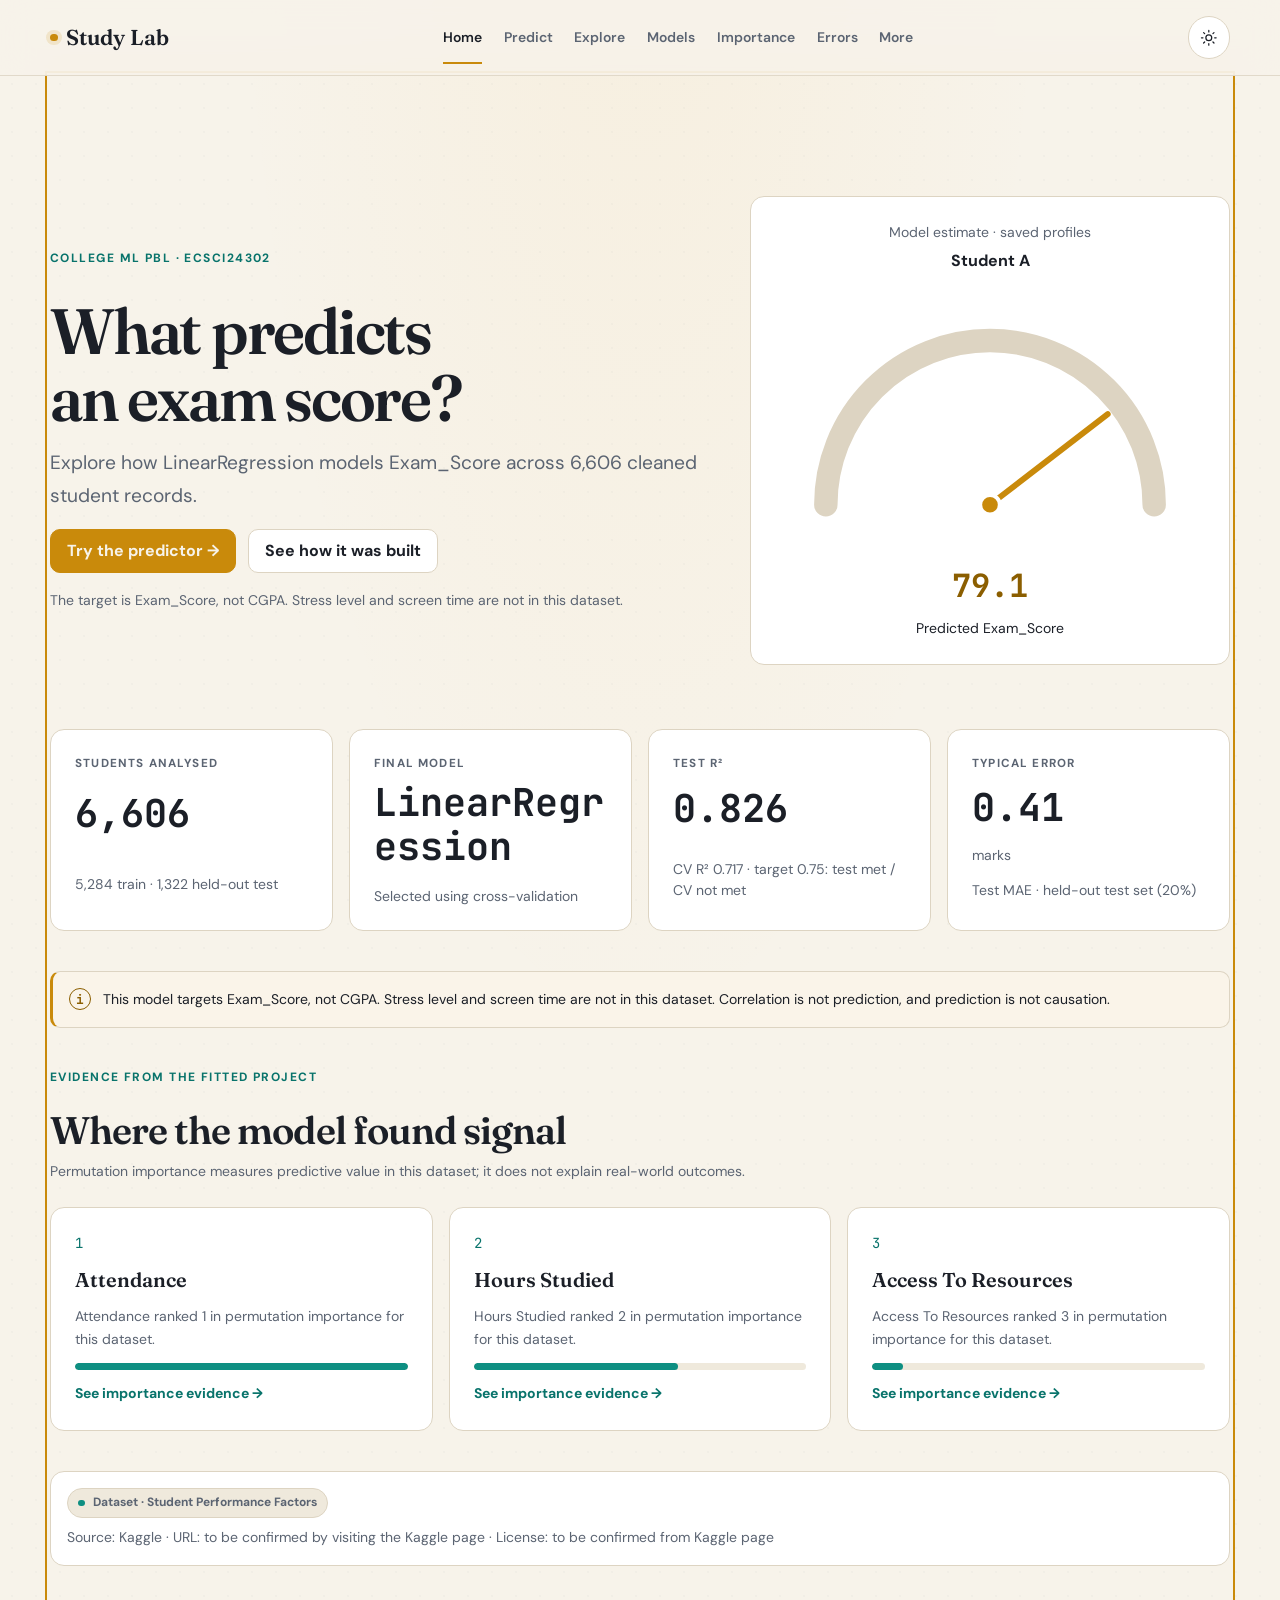
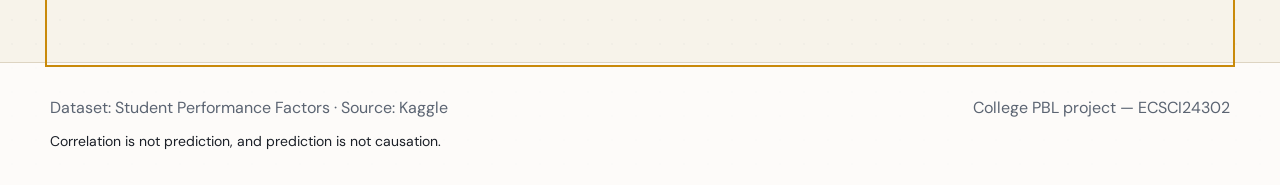
<file: frontend/index.html>
<!doctype html>
<html lang="en" data-theme="dark">
  <head>
    <meta charset="utf-8">
    <meta name="viewport" content="width=device-width, initial-scale=1, viewport-fit=cover">
    <meta name="description" content="A local, transparent study lab for exploring a student performance model and its evidence.">
    <meta name="theme-color" content="#0D1117" media="(prefers-color-scheme: dark)">
    <meta name="theme-color" content="#F7F3EA" media="(prefers-color-scheme: light)">
    <title>Study Lab — Exam Score Predictor</title>
    <link rel="icon" href="data:image/svg+xml,%3Csvg xmlns='http://www.w3.org/2000/svg' viewBox='0 0 64 64'%3E%3Crect width='64' height='64' rx='18' fill='%230D1117'/%3E%3Cpath d='M18 17h28v6H25v8h18v6H25v10h22v6H18z' fill='%23E8E4DA'/%3E%3Ccircle cx='48' cy='17' r='5' fill='%23F2B84B'/%3E%3C/svg%3E">
    <link rel="preconnect" href="https://fonts.googleapis.com">
    <link rel="preconnect" href="https://fonts.gstatic.com" crossorigin>
    <link href="https://fonts.googleapis.com/css2?family=DM+Sans:wght@400;500;600;700&family=Fraunces:opsz,wght@9..144,500;9..144,600;9..144,700&family=JetBrains+Mono:wght@400;500;600&display=swap" rel="stylesheet">
    <script>
      (() => {
        let theme = "";
        try {
          theme = localStorage.getItem("study-lab-theme") || "";
        } catch {
          theme = "";
        }
        if (theme !== "light" && theme !== "dark") {
          theme = window.matchMedia("(prefers-color-scheme: light)").matches ? "light" : "dark";
        }
        document.documentElement.dataset.theme = theme;
      })();
    </script>
    <link rel="stylesheet" href="css/tokens.css">
    <link rel="stylesheet" href="css/base.css">
    <link rel="stylesheet" href="css/components.css">
    <link rel="stylesheet" href="css/pages.css">
    <script defer src="vendor/chart.umd.min.js" data-chart-engine></script>
    <script type="module" src="js/main.js"></script>
  </head>
  <body>
    <a class="skip-link" href="#main">Skip to main content</a>
    <header class="topbar" id="site-header">
      <div class="container topbar__inner">
        <a class="wordmark" href="#/home" aria-label="Study Lab home">
          <span class="wordmark__dot" aria-hidden="true"></span>
          <span>Study Lab</span>
        </a>
        <nav class="primary-nav" id="primary-navigation" aria-label="Primary navigation">
          <a class="primary-nav__link" href="#/home" data-route="home">Home</a>
          <a class="primary-nav__link" href="#/predict" data-route="predict">Predict</a>
          <a class="primary-nav__link" href="#/explore" data-route="explore">Explore</a>
          <a class="primary-nav__link" href="#/models" data-route="models">Models</a>
          <a class="primary-nav__link" href="#/importance" data-route="importance">Importance</a>
          <a class="primary-nav__link" href="#/errors" data-route="errors">Errors</a>
          <details class="primary-nav__more" id="desktop-more">
            <summary>More</summary>
            <div class="primary-nav__menu">
              <a href="#/method" data-route="method">Method</a>
              <a href="#/viva" data-route="viva">Viva practice</a>
            </div>
          </details>
        </nav>
        <div class="topbar__actions">
          <button class="theme-toggle" id="theme-toggle" type="button" aria-label="Switch to light theme" title="Switch theme">
            <svg class="theme-toggle__icon theme-toggle__moon" viewBox="0 0 24 24" aria-hidden="true" fill="none" stroke="currentColor" stroke-width="1.7" stroke-linecap="round" stroke-linejoin="round">
              <path d="M20.2 15.1A8.3 8.3 0 0 1 8.9 3.8 8.5 8.5 0 1 0 20.2 15.1Z"></path>
            </svg>
            <svg class="theme-toggle__icon theme-toggle__sun" viewBox="0 0 24 24" aria-hidden="true" fill="none" stroke="currentColor" stroke-width="1.7" stroke-linecap="round">
              <circle cx="12" cy="12" r="4"></circle>
              <path d="M12 2v2m0 16v2M4.93 4.93l1.41 1.41m11.32 11.32 1.41 1.41M2 12h2m16 0h2M4.93 19.07l1.41-1.41M17.66 6.34l1.41-1.41"></path>
            </svg>
          </button>
        </div>
      </div>
    </header>
    <nav class="mobile-nav" aria-label="Mobile navigation">
      <a class="mobile-nav__link" href="#/home" data-route="home" aria-label="Home">
        <svg viewBox="0 0 24 24" aria-hidden="true" fill="none" stroke="currentColor" stroke-width="1.7"><path d="m3 10 9-7 9 7v10a1 1 0 0 1-1 1h-5v-7H9v7H4a1 1 0 0 1-1-1z"></path></svg>
        <span>Home</span>
      </a>
      <a class="mobile-nav__link" href="#/predict" data-route="predict" aria-label="Predict">
        <svg viewBox="0 0 24 24" aria-hidden="true" fill="none" stroke="currentColor" stroke-width="1.7"><path d="M4 19V5m0 14h16M7 15l4-4 3 2 5-6"></path></svg>
        <span>Predict</span>
      </a>
      <a class="mobile-nav__link" href="#/explore" data-route="explore" aria-label="Explore">
        <svg viewBox="0 0 24 24" aria-hidden="true" fill="none" stroke="currentColor" stroke-width="1.7"><circle cx="10.8" cy="10.8" r="6.8"></circle><path d="m16 16 5 5"></path></svg>
        <span>Explore</span>
      </a>
      <a class="mobile-nav__link" href="#/models" data-route="models" aria-label="Models">
        <svg viewBox="0 0 24 24" aria-hidden="true" fill="none" stroke="currentColor" stroke-width="1.7"><path d="M4 19h16M6 16V9m6 7V4m6 12v-5"></path></svg>
        <span>Models</span>
      </a>
      <button class="mobile-nav__more" type="button" data-open-more aria-haspopup="dialog" aria-controls="more-sheet">
        <svg viewBox="0 0 24 24" aria-hidden="true" fill="none" stroke="currentColor" stroke-width="1.7"><circle cx="5" cy="12" r="1"></circle><circle cx="12" cy="12" r="1"></circle><circle cx="19" cy="12" r="1"></circle></svg>
        <span>More</span>
      </button>
    </nav>
    <dialog class="more-sheet" id="more-sheet" aria-labelledby="more-sheet-title">
      <div class="cluster">
        <h2 class="h3" id="more-sheet-title">More pages</h2>
        <button class="button button--ghost button--sm" type="button" data-close-more>Close</button>
      </div>
      <nav class="more-sheet__links" aria-label="More pages">
        <a href="#/importance" data-route="importance">Importance</a>
        <a href="#/errors" data-route="errors">Errors</a>
        <a href="#/method" data-route="method">Method</a>
        <a href="#/viva" data-route="viva">Viva practice</a>
      </nav>
    </dialog>
    <main class="site-main container" id="main" tabindex="-1" aria-live="polite"></main>
    <footer class="site-footer">
      <div class="container site-footer__inner">
        <p id="dataset-credit">Dataset credit loading…</p>
        <p>College PBL project — ECSCI24302</p>
        <p class="site-footer__honesty">Correlation is not prediction, and prediction is not causation.</p>
      </div>
    </footer>
    <div class="toast-region" id="toast-region" aria-live="polite" aria-atomic="true"></div>
    <p class="visually-hidden chart-engine-warning" id="chart-engine-warning" role="status" hidden>Chart.js could not be loaded. Data tables remain available for chart content.</p>
    <noscript>
      <div class="container callout callout--warning">
        <p class="callout__text">Study Lab needs JavaScript enabled to load its local project data and page navigation.</p>
      </div>
    </noscript>
  </body>
</html>
</file>
<file: frontend/css/tokens.css>
:root {
  color-scheme: dark;
  --bg: #0D1117;
  --bg-elev: #151B24;
  --bg-sunken: #0A0E14;
  --line: #26303D;
  --text: #E8E4DA;
  --text-dim: #9AA4B2;
  --amber: #F2B84B;
  --amber-text: #F2B84B;
  --teal: #3FD0C0;
  --teal-text: #3FD0C0;
  --rose: #F0707A;
  --ok: #7BD389;
  --sky: #6FA8FF;
  --sand: #CBB994;
  --series-1: #F2B84B;
  --series-2: #3FD0C0;
  --series-3: #F0707A;
  --series-4: #6FA8FF;
  --series-5: #CBB994;
  --font-heading: "Fraunces", Georgia, serif;
  --font-body: "DM Sans", system-ui, sans-serif;
  --font-mono: "JetBrains Mono", ui-monospace, Consolas, monospace;
  --fs-hero: clamp(2.4rem, 5vw, 4.2rem);
  --fs-h2: clamp(1.6rem, 3vw, 2.4rem);
  --fs-h3: 1.25rem;
  --fs-body: 1rem;
  --fs-small: 0.875rem;
  --s-1: 0.25rem;
  --s-2: 0.5rem;
  --s-3: 0.75rem;
  --s-4: 1rem;
  --s-5: 1.5rem;
  --s-6: 2rem;
  --s-7: 2.5rem;
  --s-8: 3rem;
  --s-9: 4rem;
  --s-10: 6rem;
  --radius-sm: 0.625rem;
  --radius-card: 0.875rem;
  --radius-lg: 1.25rem;
  --radius-pill: 999px;
  --border-width: 1px;
  --shadow-soft: 0 16px 40px rgb(0 0 0 / 0.14);
  --shadow-card: inset 0 1px 0 rgb(255 255 255 / 0.035);
  --z-base: 0;
  --z-sticky: 20;
  --z-overlay: 40;
  --z-toast: 60;
  --motion-fast: 160ms;
  --motion-panel: 320ms;
  --motion-slow: 700ms;
  --ease-study: cubic-bezier(0.2, 0.8, 0.2, 1);
  --content-width: 1180px;
  --header-height: 4.75rem;
}

:root[data-theme="light"] {
  color-scheme: light;
  --bg: #F7F3EA;
  --bg-elev: #FFFFFF;
  --bg-sunken: #EFE9DC;
  --line: #DDD4C2;
  --text: #1B1F27;
  --text-dim: #5B6472;
  --amber: #C98A0B;
  --amber-text: #8B5E00;
  --teal: #0E8F82;
  --teal-text: #08736B;
  --rose: #C2414B;
  --ok: #2E8B45;
  --sky: #2F67B2;
  --sand: #766647;
  --series-1: #8B5E00;
  --series-2: #0E8F82;
  --series-3: #C2414B;
  --series-4: #2F67B2;
  --series-5: #766647;
  --shadow-soft: 0 16px 40px rgb(43 35 21 / 0.1);
  --shadow-card: inset 0 1px 0 rgb(255 255 255 / 0.9);
}

@media (prefers-reduced-motion: reduce) {
  :root {
    --motion-fast: 0.01ms;
    --motion-panel: 0.01ms;
    --motion-slow: 0.01ms;
    scroll-behavior: auto;
  }
}
</file>
<file: frontend/css/base.css>
*,
*::before,
*::after {
  box-sizing: border-box;
}

html {
  min-width: 320px;
  min-height: 100%;
  color-scheme: dark light;
  scroll-behavior: smooth;
  scrollbar-color: var(--line) var(--bg);
  scrollbar-width: thin;
}

html[data-theme="dark"] {
  color-scheme: dark;
}

html[data-theme="light"] {
  color-scheme: light;
}

body {
  min-width: 320px;
  min-height: 100vh;
  margin: 0;
  color: var(--text);
  background-color: var(--bg);
  background-image:
    radial-gradient(ellipse at 50% -18%, rgb(242 184 75 / 0.08), transparent 46%),
    radial-gradient(circle, rgb(154 164 178 / 0.065) 0.7px, transparent 0.8px);
  background-size: auto, 24px 24px;
  font-family: var(--font-body);
  font-size: var(--fs-body);
  line-height: 1.65;
  -webkit-font-smoothing: antialiased;
  text-rendering: optimizeLegibility;
}

button,
input,
select,
textarea {
  font: inherit;
}

button,
a,
input,
select,
summary,
[role="tab"],
[role="radio"] {
  -webkit-tap-highlight-color: transparent;
}

button {
  color: inherit;
}

a {
  color: inherit;
  text-decoration-thickness: 1px;
  text-underline-offset: 0.2em;
}

img,
svg,
canvas {
  max-width: 100%;
}

svg {
  display: block;
}

h1,
h2,
h3,
h4,
p,
figure {
  margin: 0;
}

h1,
h2,
h3,
h4 {
  color: var(--text);
  text-wrap: balance;
}

p {
  color: var(--text-dim);
  text-wrap: pretty;
}

::selection {
  color: var(--bg);
  background: var(--amber);
}

::-webkit-scrollbar {
  width: 0.65rem;
  height: 0.65rem;
}

::-webkit-scrollbar-track {
  background: var(--bg);
}

::-webkit-scrollbar-thumb {
  border: 2px solid var(--bg);
  border-radius: var(--radius-pill);
  background: var(--line);
}

::placeholder {
  color: var(--text-dim);
  opacity: 1;
}

:focus-visible {
  outline: 2px solid var(--amber);
  outline-offset: 3px;
}

:focus:not(:focus-visible) {
  outline: none;
}

.display {
  font-family: var(--font-heading);
  font-size: var(--fs-hero);
  font-weight: 600;
  letter-spacing: -0.045em;
  line-height: 1.05;
}

.h2 {
  font-family: var(--font-heading);
  font-size: var(--fs-h2);
  font-weight: 600;
  letter-spacing: -0.025em;
  line-height: 1.15;
}

.h3 {
  font-family: var(--font-heading);
  font-size: var(--fs-h3);
  font-weight: 600;
  line-height: 1.3;
}

.lead {
  max-width: 65ch;
  font-size: clamp(1.05rem, 1.7vw, 1.2rem);
  line-height: 1.7;
}

.small {
  font-size: var(--fs-small);
}

.mono,
.num {
  font-family: var(--font-mono);
  font-variant-numeric: tabular-nums lining-nums;
}

.container {
  width: min(100% - 2rem, var(--content-width));
  margin-inline: auto;
}

.stack {
  display: flex;
  flex-direction: column;
  gap: var(--stack-gap, var(--s-4));
}

.cluster {
  display: flex;
  flex-wrap: wrap;
  align-items: center;
  gap: var(--cluster-gap, var(--s-3));
}

.grid {
  display: grid;
  grid-template-columns: repeat(auto-fit, minmax(min(100%, 15rem), 1fr));
  gap: var(--grid-gap, var(--s-4));
}

.section {
  padding-block: clamp(var(--s-8), 8vw, var(--s-10));
}

.section__heading {
  margin-bottom: var(--s-6);
}

.visually-hidden {
  position: absolute;
  width: 1px;
  height: 1px;
  padding: 0;
  overflow: hidden;
  clip: rect(0, 0, 0, 0);
  white-space: nowrap;
  border: 0;
  clip-path: inset(50%);
}

.skip-link {
  position: fixed;
  z-index: var(--z-toast);
  top: var(--s-3);
  left: var(--s-3);
  padding: var(--s-3) var(--s-4);
  transform: translateY(-160%);
  border: 1px solid var(--line);
  border-radius: var(--radius-sm);
  background: var(--bg-elev);
  color: var(--text);
  transition: transform var(--motion-fast) var(--ease-study);
}

.skip-link:focus {
  transform: translateY(0);
}

.site-main {
  min-height: calc(100vh - var(--header-height) - 10rem);
}

.page-shell {
  min-height: 55vh;
  padding-block: clamp(var(--s-8), 9vw, var(--s-10));
}

.page-shell__eyebrow {
  margin-bottom: var(--s-3);
  color: var(--teal-text);
  font-size: 0.75rem;
  font-weight: 700;
  letter-spacing: 0.12em;
  text-transform: uppercase;
}

.page-shell__title {
  margin-bottom: var(--s-3);
  font-family: var(--font-heading);
  font-size: var(--fs-h2);
  line-height: 1.15;
}

.page-shell__purpose {
  max-width: 60ch;
  margin-bottom: var(--s-6);
}

.site-footer {
  padding: var(--s-6) 0 calc(var(--s-6) + env(safe-area-inset-bottom, 0px));
  border-top: 1px solid var(--line);
  background: color-mix(in srgb, var(--bg-elev) 72%, transparent);
}

.site-footer__inner {
  display: grid;
  gap: var(--s-2);
}

.site-footer__honesty {
  max-width: 72ch;
  color: var(--text);
  font-size: var(--fs-small);
}

.skeleton-stack {
  display: grid;
  gap: var(--s-4);
}

@media (min-width: 720px) {
  .container {
    width: min(100% - 3rem, var(--content-width));
  }

  .site-footer__inner {
    grid-template-columns: 1fr auto;
    align-items: center;
  }

  .site-footer__honesty {
    grid-column: 1 / -1;
  }
}

@media (prefers-reduced-motion: reduce) {
  html {
    scroll-behavior: auto;
  }

  *,
  *::before,
  *::after {
    animation-iteration-count: 1;
  }
}
</file>
<file: frontend/css/components.css>
.topbar {
  position: sticky;
  z-index: var(--z-sticky);
  top: 0;
  height: var(--header-height);
  border-bottom: 1px solid color-mix(in srgb, var(--line) 80%, transparent);
  background: color-mix(in srgb, var(--bg) 86%, transparent);
  backdrop-filter: blur(18px);
  transition: height var(--motion-fast) var(--ease-study);
}

.topbar.is-compact {
  height: 4.2rem;
}

.topbar__inner {
  display: flex;
  height: 100%;
  align-items: center;
  justify-content: space-between;
  gap: var(--s-4);
}

.wordmark {
  display: inline-flex;
  flex: 0 0 auto;
  align-items: center;
  gap: var(--s-2);
  color: var(--text);
  font-family: var(--font-heading);
  font-size: 1.35rem;
  font-weight: 600;
  text-decoration: none;
}

.wordmark__dot {
  width: 0.48rem;
  height: 0.48rem;
  border-radius: var(--radius-pill);
  background: var(--amber);
  box-shadow: 0 0 0 0.25rem color-mix(in srgb, var(--amber) 15%, transparent);
}

.primary-nav {
  display: flex;
  height: 100%;
  align-items: center;
  gap: clamp(var(--s-2), 1.7vw, var(--s-5));
}

.primary-nav__link,
.primary-nav__more summary {
  position: relative;
  display: inline-flex;
  height: 100%;
  align-items: center;
  padding: 0.15rem 0;
  border: 0;
  background: transparent;
  color: var(--text-dim);
  cursor: pointer;
  font-size: 0.87rem;
  font-weight: 600;
  text-decoration: none;
  transition: color var(--motion-fast) var(--ease-study);
}

.primary-nav__link::after,
.primary-nav__more summary::after {
  position: absolute;
  right: 0;
  bottom: 0.7rem;
  left: 0;
  height: 2px;
  transform: scaleX(0);
  transform-origin: left;
  background: var(--amber);
  content: "";
  transition: transform var(--motion-fast) var(--ease-study);
}

.primary-nav__link:hover,
.primary-nav__link[aria-current="page"],
.primary-nav__more summary:hover,
.primary-nav__more[open] summary {
  color: var(--text);
}

.primary-nav__link[aria-current="page"]::after,
.primary-nav__more[open] summary::after {
  transform: scaleX(1);
}

.primary-nav__more {
  position: relative;
  height: 100%;
}

.primary-nav__more summary {
  list-style: none;
}

.primary-nav__more summary::-webkit-details-marker {
  display: none;
}

.primary-nav__menu {
  position: absolute;
  top: calc(100% - 0.4rem);
  right: 0;
  display: grid;
  min-width: 10rem;
  gap: var(--s-1);
  padding: var(--s-2);
  border: 1px solid var(--line);
  border-radius: var(--radius-card);
  background: var(--bg-elev);
  box-shadow: var(--shadow-soft);
}

.primary-nav__menu a {
  padding: var(--s-2) var(--s-3);
  border-radius: var(--radius-sm);
  color: var(--text-dim);
  text-decoration: none;
}

.primary-nav__menu a:hover,
.primary-nav__menu a[aria-current="page"] {
  background: var(--bg-sunken);
  color: var(--text);
}

.topbar__actions {
  display: flex;
  flex: 0 0 auto;
  align-items: center;
  gap: var(--s-2);
}

.theme-toggle,
.icon-button {
  display: inline-grid;
  width: 2.65rem;
  height: 2.65rem;
  place-items: center;
  border: 1px solid var(--line);
  border-radius: var(--radius-pill);
  background: var(--bg-elev);
  color: var(--text);
  cursor: pointer;
  transition:
    border-color var(--motion-fast) var(--ease-study),
    background var(--motion-fast) var(--ease-study),
    transform var(--motion-fast) var(--ease-study);
}

.theme-toggle:hover,
.icon-button:hover {
  transform: translateY(-1px);
  border-color: var(--amber);
}

.theme-toggle:active,
.icon-button:active {
  transform: scale(0.96);
}

.theme-toggle__icon {
  width: 1.1rem;
  height: 1.1rem;
  transition: transform var(--motion-panel) var(--ease-study);
}

.theme-toggle:hover .theme-toggle__icon {
  transform: rotate(16deg);
}

.theme-toggle__sun {
  display: none;
}

[data-theme="light"] .theme-toggle__moon {
  display: none;
}

[data-theme="light"] .theme-toggle__sun {
  display: block;
}

.mobile-nav,
.more-sheet {
  display: none;
}

.button {
  display: inline-flex;
  min-height: 2.75rem;
  align-items: center;
  justify-content: center;
  gap: var(--s-2);
  padding: 0.65rem 1rem;
  border: 1px solid transparent;
  border-radius: var(--radius-sm);
  cursor: pointer;
  font-weight: 700;
  line-height: 1.2;
  text-align: center;
  text-decoration: none;
  transition:
    transform var(--motion-fast) var(--ease-study),
    background var(--motion-fast) var(--ease-study),
    border-color var(--motion-fast) var(--ease-study),
    color var(--motion-fast) var(--ease-study),
    box-shadow var(--motion-fast) var(--ease-study);
}

.button:hover:not(:disabled) {
  transform: translateY(-1px);
}

.button:active:not(:disabled) {
  transform: translateY(0) scale(0.98);
}

.button:disabled,
.button[aria-disabled="true"] {
  cursor: not-allowed;
  opacity: 0.55;
}

.button--primary {
  border-color: var(--amber);
  background: var(--amber);
  color: var(--bg);
}

.button--primary:hover:not(:disabled) {
  box-shadow: 0 8px 24px color-mix(in srgb, var(--amber) 22%, transparent);
}

.button--secondary {
  border-color: var(--line);
  background: var(--bg-elev);
  color: var(--text);
}

.button--secondary:hover:not(:disabled) {
  border-color: var(--teal);
}

.button--ghost {
  background: transparent;
  color: var(--text-dim);
}

.button--ghost:hover:not(:disabled) {
  background: var(--bg-sunken);
  color: var(--text);
}

.button--sm {
  min-height: 2.25rem;
  padding: 0.5rem 0.75rem;
  font-size: var(--fs-small);
}

.button--lg {
  min-height: 3.25rem;
  padding: 0.85rem 1.25rem;
}

.button.is-loading {
  cursor: progress;
}

.button__spinner {
  width: 1rem;
  height: 1rem;
  border: 2px solid currentColor;
  border-right-color: transparent;
  border-radius: 50%;
  animation: button-spin 0.8s linear infinite;
}

@keyframes button-spin {
  to { transform: rotate(360deg); }
}

.card {
  min-width: 0;
  padding: clamp(var(--s-4), 3vw, var(--s-5));
  border: 1px solid var(--line);
  border-radius: var(--radius-card);
  background: var(--bg-elev);
  box-shadow: var(--shadow-card);
}

.card--clickable {
  transition:
    transform var(--motion-fast) var(--ease-study),
    border-color var(--motion-fast) var(--ease-study),
    box-shadow var(--motion-fast) var(--ease-study);
}

.card--clickable:hover {
  transform: translateY(-3px);
  border-color: color-mix(in srgb, var(--teal) 55%, var(--line));
  box-shadow: var(--shadow-soft);
}

.card--clickable:active {
  transform: translateY(-1px) scale(0.995);
}

.card--clickable:focus-visible {
  outline: 2px solid var(--amber);
  outline-offset: 3px;
}

.card__header,
.card__footer {
  display: flex;
  align-items: center;
  justify-content: space-between;
  gap: var(--s-3);
}

.card__header {
  margin-bottom: var(--s-4);
}

.card__footer {
  margin-top: var(--s-4);
  padding-top: var(--s-3);
  border-top: 1px solid var(--line);
}

.metric-card {
  display: grid;
  gap: var(--s-2);
}

.metric-card__label {
  color: var(--text-dim);
  font-size: 0.73rem;
  font-weight: 700;
  letter-spacing: 0.1em;
  text-transform: uppercase;
}

.metric-card__value {
  color: var(--text);
  font-family: var(--font-mono);
  font-size: clamp(1.65rem, 3vw, 2.4rem);
  font-variant-numeric: tabular-nums;
  line-height: 1.15;
}

.metric-card__unit,
.metric-card__note {
  color: var(--text-dim);
  font-size: var(--fs-small);
}

.segmented {
  position: relative;
  display: inline-flex;
  flex-wrap: wrap;
  align-items: center;
  gap: var(--s-1);
  padding: var(--s-1);
  border: 1px solid var(--line);
  border-radius: var(--radius-pill);
  background: var(--bg-sunken);
}

.segmented__option {
  position: relative;
  z-index: 1;
  min-height: 2.25rem;
  padding: 0.45rem 0.8rem;
  border: 0;
  border-radius: var(--radius-pill);
  background: transparent;
  color: var(--text-dim);
  cursor: pointer;
  font-size: var(--fs-small);
  transition: color var(--motion-fast) var(--ease-study);
}

.segmented__option[aria-checked="true"] {
  background: var(--bg-elev);
  color: var(--text);
  box-shadow: 0 1px 4px rgb(0 0 0 / 0.18);
}

.segmented__option:hover:not([aria-checked="true"]) {
  color: var(--text);
}

.segmented__option:active {
  transform: scale(0.97);
}

.segmented__option:disabled {
  cursor: not-allowed;
  opacity: 0.5;
}

.range-control {
  display: grid;
  gap: var(--s-2);
}

.range-control__top,
.range-control__limits {
  display: flex;
  align-items: center;
  justify-content: space-between;
  gap: var(--s-3);
}

.range-control__label {
  color: var(--text);
  font-weight: 600;
}

.range-control__value {
  color: var(--amber-text);
  font-family: var(--font-mono);
  font-variant-numeric: tabular-nums;
}

.range-control__input {
  width: 100%;
  height: 1.2rem;
  margin: 0;
  appearance: none;
  background: transparent;
  cursor: pointer;
}

.range-control__input::-webkit-slider-runnable-track {
  height: 0.38rem;
  border-radius: var(--radius-pill);
  background: linear-gradient(
    to right,
    var(--amber) 0 var(--range-progress, 50%),
    var(--line) var(--range-progress, 50%) 100%
  );
}

.range-control__input::-moz-range-track {
  height: 0.38rem;
  border-radius: var(--radius-pill);
  background: var(--line);
}

.range-control__input::-moz-range-progress {
  height: 0.38rem;
  border-radius: var(--radius-pill);
  background: var(--amber);
}

.range-control__input::-webkit-slider-thumb {
  width: 1.1rem;
  height: 1.1rem;
  margin-top: -0.36rem;
  appearance: none;
  border: 3px solid var(--bg-elev);
  border-radius: 50%;
  background: var(--amber);
  box-shadow: 0 0 0 1px var(--amber);
}

.range-control__input::-moz-range-thumb {
  width: 0.75rem;
  height: 0.75rem;
  border: 3px solid var(--bg-elev);
  border-radius: 50%;
  background: var(--amber);
  box-shadow: 0 0 0 1px var(--amber);
}

.range-control__input:disabled {
  cursor: not-allowed;
  opacity: 0.55;
}

.range-control__limits {
  color: var(--text-dim);
  font-family: var(--font-mono);
  font-size: 0.75rem;
}

.range-control__reset {
  justify-self: start;
  padding: 0;
  border: 0;
  background: transparent;
  color: var(--teal-text);
  cursor: pointer;
  font-size: var(--fs-small);
  text-decoration: underline;
  text-underline-offset: 0.2em;
}

.chip-group {
  display: flex;
  flex-wrap: wrap;
  gap: var(--s-2);
}

.chip {
  min-height: 2.5rem;
  padding: 0.55rem 0.9rem;
  border: 1px solid var(--line);
  border-radius: var(--radius-pill);
  background: var(--bg-elev);
  color: var(--text-dim);
  cursor: pointer;
  font-weight: 600;
  transition:
    border-color var(--motion-fast) var(--ease-study),
    background var(--motion-fast) var(--ease-study),
    color var(--motion-fast) var(--ease-study);
}

.chip:hover {
  border-color: var(--amber);
  color: var(--text);
}

.chip[aria-checked="true"] {
  border-color: var(--amber);
  background: color-mix(in srgb, var(--amber) 15%, var(--bg-elev));
  color: var(--text);
}

.chip:active:not(:disabled) {
  transform: scale(0.97);
}

.chip:disabled {
  cursor: not-allowed;
  opacity: 0.55;
}

.callout {
  display: flex;
  align-items: flex-start;
  gap: var(--s-3);
  padding: var(--s-4);
  border: 1px solid var(--line);
  border-left: 3px solid var(--teal);
  border-radius: var(--radius-sm);
  background: color-mix(in srgb, var(--teal) 8%, var(--bg-elev));
  color: var(--text);
}

.callout--honesty {
  border-left-color: var(--amber);
  background: color-mix(in srgb, var(--amber) 9%, var(--bg-elev));
}

.callout--warning {
  border-left-color: var(--rose);
  background: color-mix(in srgb, var(--rose) 8%, var(--bg-elev));
}

.callout__icon {
  display: grid;
  width: 1.4rem;
  height: 1.4rem;
  flex: 0 0 auto;
  place-items: center;
  border: 1px solid currentColor;
  border-radius: 50%;
  color: var(--teal-text);
  font-family: var(--font-mono);
  font-size: 0.8rem;
  font-weight: 700;
}

.callout--honesty .callout__icon {
  color: var(--amber-text);
}

.callout--warning .callout__icon {
  color: var(--rose);
}

.callout__text {
  color: var(--text);
  font-size: var(--fs-small);
}

.table-wrap {
  position: relative;
  max-width: 100%;
  overflow: auto;
  border: 1px solid var(--line);
  border-radius: var(--radius-sm);
  scrollbar-width: thin;
}

.table-wrap::after {
  position: sticky;
  right: 0;
  display: block;
  width: 0;
  height: 0;
  box-shadow: -0.5rem 0 0.8rem rgb(0 0 0 / 0.14);
  content: "";
}

.data-table {
  width: 100%;
  border-collapse: separate;
  border-spacing: 0;
  font-size: var(--fs-small);
  text-align: left;
}

.data-table th,
.data-table td {
  padding: 0.75rem 0.9rem;
  border-bottom: 1px solid var(--line);
  white-space: nowrap;
}

.data-table thead th {
  position: sticky;
  z-index: 1;
  top: 0;
  background: var(--bg-elev);
  color: var(--text-dim);
  font-size: 0.72rem;
  letter-spacing: 0.07em;
  text-transform: uppercase;
}

.data-table tbody tr:nth-child(even) {
  background: var(--bg-sunken);
}

.data-table tbody tr:last-child td {
  border-bottom: 0;
}

.data-table .is-numeric {
  font-family: var(--font-mono);
  font-variant-numeric: tabular-nums;
  text-align: right;
}

.sort-button {
  padding: 0;
  border: 0;
  background: transparent;
  color: inherit;
  cursor: pointer;
  font: inherit;
  text-transform: inherit;
}

.tabs {
  display: flex;
  flex-wrap: wrap;
  gap: var(--s-1);
  border-bottom: 1px solid var(--line);
}

.tabs__tab {
  position: relative;
  min-height: 2.75rem;
  padding: 0.6rem 0.9rem;
  border: 0;
  background: transparent;
  color: var(--text-dim);
  cursor: pointer;
  font-weight: 600;
}

.tabs__tab::after {
  position: absolute;
  right: 0.55rem;
  bottom: -1px;
  left: 0.55rem;
  height: 2px;
  transform: scaleX(0);
  background: var(--amber);
  content: "";
  transition: transform var(--motion-fast) var(--ease-study);
}

.tabs__tab[aria-selected="true"] {
  color: var(--text);
}

.tabs__tab[aria-selected="true"]::after {
  transform: scaleX(1);
}

.tabs__tab:hover:not([aria-selected="true"]) {
  color: var(--text);
}

.tabs__tab:active {
  background: var(--bg-sunken);
}

.tabs__tab:disabled {
  cursor: not-allowed;
  opacity: 0.55;
}

.tooltip-trigger {
  position: relative;
  display: inline-flex;
  align-items: center;
  padding: 0;
  border: 0;
  background: transparent;
  gap: var(--s-2);
  color: var(--teal-text);
  cursor: help;
  text-decoration: underline dotted;
  text-underline-offset: 0.22em;
}

.tooltip {
  position: fixed;
  z-index: var(--z-overlay);
  top: var(--tooltip-top);
  left: var(--tooltip-left);
  width: max-content;
  max-width: min(18rem, calc(100vw - 2rem));
  padding: var(--s-2) var(--s-3);
  border: 1px solid var(--line);
  border-radius: var(--radius-sm);
  background: var(--bg-sunken);
  color: var(--text);
  box-shadow: var(--shadow-soft);
  font-size: var(--fs-small);
  pointer-events: none;
}

.toast-region {
  position: fixed;
  z-index: var(--z-toast);
  right: var(--s-4);
  bottom: calc(var(--s-4) + env(safe-area-inset-bottom, 0px));
  left: var(--s-4);
  display: grid;
  justify-items: center;
  gap: var(--s-2);
  pointer-events: none;
}

.toast {
  max-width: min(34rem, 100%);
  padding: 0.7rem 1rem;
  border: 1px solid var(--line);
  border-radius: var(--radius-pill);
  background: var(--bg-elev);
  color: var(--text);
  box-shadow: var(--shadow-soft);
  font-size: var(--fs-small);
  opacity: 0;
  transform: translateY(0.5rem);
  transition:
    opacity var(--motion-fast) var(--ease-study),
    transform var(--motion-fast) var(--ease-study);
}

.toast.is-visible {
  opacity: 1;
  transform: translateY(0);
}

.skeleton {
  min-height: 1rem;
  overflow: hidden;
  border-radius: var(--radius-sm);
  background:
    linear-gradient(90deg, transparent, color-mix(in srgb, var(--text) 8%, transparent), transparent),
    var(--bg-sunken);
  background-size: 200% 100%, auto;
  animation: skeleton-shimmer 1.5s ease-in-out infinite;
}

.skeleton--title {
  width: min(20rem, 70%);
  min-height: 1.8rem;
}

.skeleton--wide {
  width: 100%;
}

.skeleton--short {
  width: 56%;
}

.skeleton--block {
  min-height: 8rem;
}

@keyframes skeleton-shimmer {
  to { background-position: -200% 0, 0 0; }
}

.stat-pill {
  display: inline-flex;
  align-items: center;
  gap: var(--s-2);
  padding: 0.28rem 0.65rem;
  border: 1px solid var(--line);
  border-radius: var(--radius-pill);
  background: var(--bg-sunken);
  color: var(--text-dim);
  font-size: 0.75rem;
  font-weight: 700;
}

.stat-pill::before {
  width: 0.4rem;
  height: 0.4rem;
  border-radius: 50%;
  background: var(--teal);
  content: "";
}

.chart-frame {
  min-width: 0;
  max-width: 100%;
  padding: var(--s-4);
  border: 1px solid var(--line);
  border-radius: var(--radius-card);
  background: var(--bg-elev);
}

.chart-frame__header {
  display: flex;
  align-items: flex-start;
  justify-content: space-between;
  gap: var(--s-3);
  margin-bottom: var(--s-4);
}

.chart-frame__title {
  margin-bottom: var(--s-1);
  font-family: var(--font-heading);
  font-size: 1.1rem;
  font-weight: 600;
}

.chart-frame__subtitle {
  color: var(--text-dim);
  font-size: var(--fs-small);
}

.chart-frame__plot {
  position: relative;
  width: 100%;
  min-width: 0;
  aspect-ratio: 16 / 9;
}

.chart-frame__plot canvas {
  width: 100%;
  height: 100%;
}

.chart-frame__plot svg {
  width: 100%;
  height: auto;
}

.chart-frame__table[hidden] {
  display: none;
}

.chart-frame__table {
  margin-top: var(--s-4);
}

.chart-fallback-note {
  margin-block: var(--s-2);
  color: var(--text-dim);
  font-size: var(--fs-small);
}

.empty-state,
.error-card {
  display: grid;
  justify-items: start;
  gap: var(--s-3);
  padding: var(--s-5);
  border: 1px solid var(--line);
  border-radius: var(--radius-card);
  background: var(--bg-elev);
}

.empty-state__icon {
  display: grid;
  width: 2.75rem;
  height: 2.75rem;
  place-items: center;
  border-radius: 50%;
  background: color-mix(in srgb, var(--teal) 12%, var(--bg-elev));
  color: var(--teal-text);
  font-family: var(--font-mono);
  font-weight: 700;
}

.empty-state__hint,
.error-card__hint {
  padding: var(--s-2) var(--s-3);
  border-radius: var(--radius-sm);
  background: var(--bg-sunken);
  color: var(--text);
  font-family: var(--font-mono);
  font-size: var(--fs-small);
}

.gallery-grid {
  display: grid;
  grid-template-columns: repeat(auto-fit, minmax(min(100%, 19rem), 1fr));
  gap: var(--s-4);
  margin-top: var(--s-5);
}

.gallery-item {
  display: grid;
  min-width: 0;
  align-content: start;
  gap: var(--s-3);
}

.gallery-item > :not(.gallery-item__title) {
  min-width: 0;
  max-width: 100%;
}

.gallery-item__title {
  min-width: 0;
  overflow-wrap: anywhere;
  color: var(--text-dim);
  font-size: 0.75rem;
  font-weight: 700;
  letter-spacing: 0.1em;
  text-transform: uppercase;
}

.gallery-card {
  display: grid;
  gap: var(--s-3);
  padding: var(--s-4);
  border: 1px solid var(--line);
  border-radius: var(--radius-card);
  background: var(--bg-elev);
  box-shadow: var(--shadow-card);
}

.more-sheet[open] {
  position: fixed;
  z-index: var(--z-overlay);
  inset: auto 0 0;
  display: grid;
  width: 100%;
  max-width: none;
  max-height: 80vh;
  gap: var(--s-3);
  padding: var(--s-5) var(--s-4) calc(var(--s-5) + env(safe-area-inset-bottom, 0px));
  border: 1px solid var(--line);
  border-radius: var(--radius-lg) var(--radius-lg) 0 0;
  background: var(--bg-elev);
  color: var(--text);
  box-shadow: var(--shadow-soft);
}

.more-sheet::backdrop {
  background: rgb(0 0 0 / 0.5);
  backdrop-filter: blur(4px);
}

.more-sheet__links {
  display: grid;
  gap: var(--s-2);
}

.more-sheet__links a {
  padding: var(--s-3);
  border-radius: var(--radius-sm);
  background: var(--bg-sunken);
  text-decoration: none;
}

.more-sheet__links a:hover {
  color: var(--amber-text);
}

.is-visually-hidden {
  position: absolute;
  width: 1px;
  height: 1px;
  padding: 0;
  overflow: hidden;
  clip: rect(0, 0, 0, 0);
  white-space: nowrap;
  clip-path: inset(50%);
}

.chart-engine-missing .chart-engine-warning {
  position: fixed;
  z-index: var(--z-toast);
  right: var(--s-3);
  bottom: var(--s-3);
  width: auto;
  height: auto;
  padding: var(--s-3) var(--s-4);
  overflow: visible;
  clip: auto;
  border: 1px solid var(--line);
  border-radius: var(--radius-sm);
  background: var(--bg-elev);
  color: var(--text);
  clip-path: none;
}

@media (max-width: 819px) {
  :root {
    --header-height: 4.25rem;
  }

  .primary-nav {
    display: none;
  }

  .mobile-nav {
    position: fixed;
    z-index: var(--z-sticky);
    right: 0;
    bottom: 0;
    left: 0;
    display: grid;
    grid-template-columns: repeat(5, minmax(0, 1fr));
    padding: var(--s-2) var(--s-2) calc(var(--s-2) + env(safe-area-inset-bottom, 0px));
    border-top: 1px solid var(--line);
    background: color-mix(in srgb, var(--bg-elev) 92%, transparent);
    backdrop-filter: blur(18px);
  }

  .mobile-nav__link,
  .mobile-nav__more {
    display: grid;
    min-width: 0;
    min-height: 3.25rem;
    justify-items: center;
    align-content: center;
    gap: 0.1rem;
    padding: var(--s-1);
    border: 0;
    border-radius: var(--radius-sm);
    background: transparent;
    color: var(--text-dim);
    cursor: pointer;
    font-size: 0.68rem;
    font-weight: 700;
    text-decoration: none;
  }

  .mobile-nav__link svg,
  .mobile-nav__more svg {
    width: 1.15rem;
    height: 1.15rem;
  }

  .mobile-nav__link:hover,
  .mobile-nav__more:hover,
  .mobile-nav__link[aria-current="page"] {
    color: var(--amber-text);
  }

  .site-footer {
    padding-bottom: calc(6rem + env(safe-area-inset-bottom, 0px));
  }

}

@media (prefers-reduced-motion: reduce) {
  .skeleton {
    animation: none;
  }
}
</file>
<file: frontend/css/pages.css>
.home-page,
.models-page,
.playground-page {
  display: grid;
  gap: var(--s-7);
}

.home-hero {
  display: grid;
  grid-template-columns: minmax(0, 1.1fr) minmax(17rem, 0.8fr);
  align-items: center;
  gap: var(--s-7);
  padding-block: var(--s-5);
}

.home-hero__copy {
  display: grid;
  justify-items: start;
  gap: var(--s-4);
}

.home-hero__title {
  max-width: 14ch;
  font-family: var(--font-heading);
  font-size: var(--fs-hero);
  font-weight: 600;
  letter-spacing: -0.035em;
  line-height: 1.05;
}

.home-hero__lead {
  max-width: 58ch;
}

.home-hero__note {
  max-width: 60ch;
  color: var(--text-dim);
}

.home-gauge {
  display: grid;
  justify-items: center;
  gap: var(--s-1);
  padding: var(--s-5);
  text-align: center;
}

.home-gauge__heading {
  display: grid;
  justify-items: center;
  gap: var(--s-1);
}

.home-gauge__svg {
  width: min(100%, 18rem);
  overflow: visible;
}

.home-gauge__track {
  fill: none;
  stroke: var(--line);
  stroke-linecap: round;
  stroke-width: 12;
}

.home-gauge__needle {
  transform-box: view-box;
  transform-origin: 110px 116px;
  stroke: var(--amber);
  stroke-linecap: round;
  stroke-width: 3;
  transition: transform 500ms var(--ease-study);
}

.home-gauge__hub {
  fill: var(--amber);
  stroke: var(--bg-elev);
  stroke-width: 2;
}

.home-gauge__value {
  color: var(--amber-text);
  font-size: 2rem;
  font-weight: 700;
}

.home-gauge__name {
  color: var(--text);
  font-weight: 700;
}

.home-metrics {
  grid-template-columns: repeat(4, minmax(0, 1fr));
}

.home-metric {
  min-width: 0;
  min-height: 10rem;
}

.home-metric .metric-card__value {
  overflow-wrap: anywhere;
}

.home-metric .metric-card__note {
  line-height: 1.45;
}

.home-honesty {
  max-width: 80rem;
}

.home-findings {
  display: grid;
  gap: var(--s-5);
}

.home-section-heading {
  display: grid;
  justify-items: start;
  gap: var(--s-2);
  max-width: 70ch;
}

.home-findings__grid {
  grid-template-columns: repeat(3, minmax(0, 1fr));
}

.finding-card {
  position: relative;
  display: grid;
  min-width: 0;
  gap: var(--s-3);
  padding: var(--s-5);
  color: var(--text);
  text-decoration: none;
  transition:
    transform var(--motion-fast) var(--ease-study),
    border-color var(--motion-fast) var(--ease-study);
}

.finding-card:hover {
  transform: translateY(-2px);
  border-color: var(--teal);
}

.finding-card__rank {
  color: var(--teal-text);
  font-family: var(--font-mono);
  font-size: var(--fs-small);
}

.finding-card__bar,
.model-bar-row__track {
  display: block;
  height: 0.45rem;
  overflow: hidden;
  border-radius: var(--radius-pill);
  background: var(--bg-sunken);
}

.finding-card__fill,
.model-bar-row__fill {
  display: block;
  width: var(--finding-width, var(--bar-width, 0%));
  height: 100%;
  border-radius: inherit;
  background: var(--teal);
}

.finding-card__link {
  color: var(--teal-text);
  font-weight: 700;
}

.dataset-credit {
  display: grid;
  grid-template-columns: 1fr;
  gap: var(--s-2);
  padding: var(--s-4);
}

.dataset-credit .small {
  margin-top: var(--s-2);
  overflow-wrap: anywhere;
}

.playground-layout {
  display: grid;
  grid-template-columns: minmax(0, 0.9fr) minmax(0, 1.1fr);
  align-items: start;
  gap: var(--s-5);
}

.playground-controls {
  display: grid;
  min-width: 0;
  gap: var(--s-4);
}

.playground-group {
  display: grid;
  min-width: 0;
  gap: var(--s-4);
  padding: var(--s-4);
  border: 1px solid var(--line);
  border-radius: var(--radius-card);
  background: color-mix(in srgb, var(--bg-elev) 78%, transparent);
}

.playground-group legend {
  padding-inline: var(--s-2);
  color: var(--text);
}

.playground-control {
  min-width: 0;
}

.range-control__bottom {
  display: grid;
  grid-template-columns: minmax(0, 1fr) 7rem;
  align-items: center;
  gap: var(--s-3);
}

.range-control__limits {
  position: relative;
  min-width: 0;
}

.range-control__median {
  position: absolute;
  top: -0.25rem;
  left: var(--median-position);
  width: 1px;
  height: 0.55rem;
  background: var(--text-dim);
  pointer-events: none;
}

.range-control__number {
  width: 100%;
  min-width: 0;
  padding: 0.35rem 0.5rem;
  border: 1px solid var(--line);
  border-radius: var(--radius-sm);
  background: var(--bg-sunken);
  color: var(--text);
  font-family: var(--font-mono);
  font-variant-numeric: tabular-nums;
}

.range-control__warning {
  color: var(--rose);
  font-size: var(--fs-small);
}

.category-control {
  display: grid;
  gap: var(--s-2);
}

.chip--unknown {
  white-space: normal;
}

.unused-features {
  padding: var(--s-4);
}

.unused-features summary,
.tuning-card__summary {
  cursor: pointer;
  font-weight: 700;
}

.unused-features p {
  margin-block: var(--s-3);
}

.chip-list {
  display: flex;
  flex-wrap: wrap;
  gap: var(--s-2);
  padding: 0;
  list-style: none;
}

.preset-card {
  display: grid;
  gap: var(--s-3);
  padding: var(--s-4);
}

.preset-card__actions,
.scenario-card__actions,
.models-table__toolbar {
  flex-wrap: wrap;
}

.playground-results-column {
  position: sticky;
  top: calc(var(--header-height) + var(--s-4));
  display: grid;
  max-height: calc(100vh - var(--header-height) - var(--s-7));
  min-width: 0;
  overflow: auto;
  overscroll-behavior: contain;
}

.prediction-dock {
  display: grid;
  gap: var(--s-4);
  min-width: 0;
}

.prediction-dock__summary {
  display: none;
}

.prediction-dock__content {
  display: grid;
  min-width: 0;
  gap: var(--s-4);
}

.prediction-gauge,
.context-card,
.contribution-card,
.sweep-card,
.scenario-card {
  display: grid;
  min-width: 0;
  gap: var(--s-3);
  padding: var(--s-4);
}

.prediction-gauge__heading {
  align-items: flex-start;
  justify-content: space-between;
  gap: var(--s-3);
}

.prediction-gauge__svg {
  width: min(100%, 27rem);
  justify-self: center;
  overflow: visible;
}

.prediction-gauge__track,
.prediction-gauge__band {
  fill: none;
  stroke-linecap: round;
}

.prediction-gauge__track {
  stroke: var(--line);
  stroke-width: 15;
}

.prediction-gauge__band--rmse {
  stroke: var(--amber);
  opacity: 0.28;
  stroke-width: 15;
}

.prediction-gauge__band--mae {
  stroke: var(--amber);
  opacity: 0.85;
  stroke-width: 8;
}

.prediction-gauge__needle {
  stroke: var(--amber);
  stroke-linecap: round;
  stroke-width: 3;
}

.prediction-gauge__hub {
  fill: var(--amber);
  stroke: var(--bg-elev);
  stroke-width: 2;
}

.prediction-gauge__tick {
  fill: var(--text-dim);
  font-family: var(--font-mono);
  font-size: 0.7rem;
}

.prediction-gauge__score {
  justify-self: center;
  margin-top: -1rem;
  color: var(--amber-text);
  font-size: clamp(2rem, 5vw, 3.4rem);
  line-height: 1.1;
}

.prediction-gauge > .small {
  text-align: center;
}

.prediction-gauge__legend {
  display: flex;
  flex-wrap: wrap;
  justify-content: center;
  gap: var(--s-2) var(--s-4);
}

.prediction-legend__item {
  display: inline-flex;
  align-items: center;
  gap: var(--s-2);
  color: var(--text-dim);
  font-size: var(--fs-small);
}

.prediction-legend__item::before {
  width: 0.75rem;
  height: 0.75rem;
  border-radius: 50%;
  background: var(--amber);
  content: "";
}

.prediction-legend__item--rmse::before {
  opacity: 0.3;
}

.prediction-raw-note {
  padding: var(--s-3);
  border-left: 3px solid var(--amber);
  color: var(--text);
}

.prediction-warning {
  margin: 0;
}

.score-histogram {
  position: relative;
  display: flex;
  height: 4.5rem;
  align-items: flex-end;
  gap: 2px;
  padding-bottom: 1px;
  border-bottom: 1px solid var(--line);
}

.score-histogram__bin {
  flex: 1 1 0;
  min-width: 1px;
  height: max(2px, var(--hist-height));
  border-radius: 2px 2px 0 0;
  background: color-mix(in srgb, var(--teal) 76%, var(--bg-elev));
}

.score-histogram__marker {
  position: absolute;
  top: 0;
  bottom: 0;
  left: 0;
  border-left: 2px solid var(--amber);
  filter: drop-shadow(0 0 3px var(--amber));
}

.context-card__percentile {
  color: var(--text);
}

.contribution-list {
  gap: var(--s-3);
}

.contribution-row__top {
  justify-content: space-between;
  gap: var(--s-3);
  font-size: var(--fs-small);
}

.contribution-row__top strong {
  color: var(--teal-text);
}

.contribution-row.is-negative .contribution-row__top strong {
  color: var(--rose);
}

.contribution-row__track {
  position: relative;
  display: block;
  height: 0.5rem;
  overflow: hidden;
  border-radius: var(--radius-pill);
  background: var(--bg-sunken);
}

.contribution-row__track::after {
  position: absolute;
  top: 0;
  bottom: 0;
  left: 50%;
  border-left: 1px solid var(--text-dim);
  content: "";
}

.contribution-row__bar {
  position: absolute;
  top: 0;
  bottom: 0;
  left: 50%;
  width: var(--contribution-width);
  border-radius: var(--radius-pill);
  background: var(--teal);
}

.contribution-row.is-negative .contribution-row__bar {
  right: 50%;
  left: auto;
  background: var(--rose);
}

.sweep-feature-control {
  min-width: 0;
  overflow-x: auto;
}

.sweep-feature-control .segmented {
  width: max-content;
  max-width: 100%;
}

.sweep-chart {
  min-width: 0;
}

.sweep-caption {
  color: var(--text-dim);
}

.scenario-card__actions {
  align-items: center;
}

.scenario-table-wrap {
  max-height: 22rem;
}

.models-page > .page-shell__title,
.models-page > .page-shell__purpose {
  margin-top: calc(-1 * var(--s-6));
}

.models-page {
  grid-template-columns: minmax(0, 1fr);
}

.models-page > * {
  min-width: 0;
}

.models-selection {
  align-items: flex-start;
}

.models-selection > div {
  display: grid;
  gap: var(--s-2);
  min-width: 0;
}

.models-selection .small {
  white-space: pre-line;
}

.models-table__toolbar {
  align-items: center;
  justify-content: space-between;
}

.models-page .data-table tr.is-selected {
  background: color-mix(in srgb, var(--teal) 12%, var(--bg-elev));
  box-shadow: inset 3px 0 var(--teal);
}

.models-chart,
.models-chart .chart-frame {
  min-width: 0;
}

.models-chart .chart-frame__plot {
  height: clamp(16rem, 42vw, 25rem);
  aspect-ratio: auto;
}

.model-bar-row {
  display: grid;
  gap: var(--s-1);
}

.model-bar-row__label {
  justify-content: space-between;
  gap: var(--s-3);
}

.model-bar-row__fill {
  background: var(--series-2);
}

.tuning-card {
  padding: var(--s-4);
  border: 1px solid var(--line);
  border-radius: var(--radius-card);
  background: var(--bg-elev);
}

.tuning-card__body {
  margin-top: var(--s-4);
}

.tuning-card__chips {
  flex-wrap: wrap;
}

.tuning-card__chip {
  max-width: 100%;
  white-space: normal;
}

.target-status {
  display: grid;
  gap: var(--s-2);
  padding: var(--s-5);
}

.target-status__line {
  color: var(--teal-text);
  font-weight: 700;
}

.interpretation-card {
  display: grid;
  gap: var(--s-3);
  padding: var(--s-5);
}

.interpretation-card__list {
  display: grid;
  gap: var(--s-2);
  padding-left: 1.25rem;
}

@media (max-width: 1050px) {
  .playground-layout {
    grid-template-columns: minmax(0, 1fr) minmax(0, 1fr);
  }

  .home-metrics {
    grid-template-columns: repeat(2, minmax(0, 1fr));
  }
}

@media (max-width: 819px) {
  .home-hero {
    grid-template-columns: minmax(0, 1fr);
    gap: var(--s-5);
  }

  .home-gauge {
    max-width: 30rem;
  }

  .home-findings__grid {
    grid-template-columns: minmax(0, 1fr);
  }

  .playground-layout {
    grid-template-columns: minmax(0, 1fr);
  }

  .playground-results-column {
    position: static;
    display: block;
    max-height: none;
    overflow: visible;
  }

  .prediction-dock {
    position: fixed;
    z-index: calc(var(--z-sticky) + 5);
    right: var(--s-3);
    bottom: calc(4.25rem + env(safe-area-inset-bottom, 0px));
    left: var(--s-3);
    max-height: calc(100dvh - var(--header-height) - 5.5rem - env(safe-area-inset-bottom, 0px));
    overflow: hidden;
    border: 1px solid var(--line);
    border-radius: var(--radius-card);
    background: var(--bg-elev);
    box-shadow: var(--shadow-soft);
  }

  .prediction-dock__summary {
    display: flex;
    min-height: 3.6rem;
    align-items: center;
    justify-content: space-between;
    gap: var(--s-3);
    padding: var(--s-3) var(--s-4);
    color: var(--text);
    cursor: pointer;
    font-size: var(--fs-small);
    font-weight: 700;
    list-style: none;
  }

  .prediction-dock__summary::-webkit-details-marker {
    display: none;
  }

  .prediction-dock__compact-score {
    color: var(--amber-text);
    font-size: 1.3rem;
  }

  .prediction-dock__expand {
    color: var(--text-dim);
  }

  .prediction-dock__content {
    max-height: calc(100dvh - var(--header-height) - 9.5rem - env(safe-area-inset-bottom, 0px));
    padding: 0 var(--s-3) var(--s-3);
    overflow: auto;
    overscroll-behavior: contain;
  }

  .prediction-dock:not([open]) .prediction-dock__content {
    display: none;
  }

  .prediction-dock[open] .prediction-dock__summary {
    border-bottom: 1px solid var(--line);
  }

  .models-page > .page-shell__title,
  .models-page > .page-shell__purpose {
    margin-top: 0;
  }

  .models-page .chart-frame__header,
  .prediction-gauge__heading {
    flex-direction: column;
  }

  .range-control__bottom {
    grid-template-columns: minmax(0, 1fr) 5.5rem;
  }
}

@media (max-width: 420px) {
  .home-metrics {
    grid-template-columns: minmax(0, 1fr);
  }

  .range-control__bottom {
    grid-template-columns: minmax(0, 1fr) 4.75rem;
    gap: var(--s-2);
  }

  .prediction-gauge__heading .button {
    width: 100%;
  }
}

@media (prefers-reduced-motion: reduce) {
  .finding-card {
    transition: none;
  }
}

.fe04-page {
  display: grid;
  gap: var(--s-6);
  min-width: 0;
}

.fe04-metrics {
  grid-template-columns: repeat(4, minmax(0, 1fr));
}

.fe04-metric {
  min-width: 0;
}

.explorer-panel {
  display: grid;
  min-width: 0;
  gap: var(--s-5);
}

.explore-controls,
.explorer-dictionary-controls,
.errors-controls,
.viva-filter-row,
.reproduce-row {
  display: flex;
  flex-wrap: wrap;
  align-items: end;
  gap: var(--s-3);
}

.explore-controls > *,
.explorer-dictionary-controls > *,
.errors-controls > * {
  flex: 1 1 12rem;
  min-width: 0;
}

.explorer-dictionary-controls .field-label {
  min-width: min(100%, 14rem);
}

.correlation-grid-scroll {
  max-width: 100%;
  overflow: auto;
  overscroll-behavior-inline: contain;
  padding: var(--s-2) 0;
}

.correlation-grid {
  display: grid;
  grid-template-columns: minmax(8rem, 1.2fr) var(--heatmap-columns);
  gap: 0.2rem;
  min-width: max-content;
}

.correlation-grid__headers,
.correlation-grid__row {
  display: contents;
}

.correlation-grid__corner,
.correlation-grid__row-label {
  position: sticky;
  left: 0;
  z-index: 1;
  display: flex;
  min-width: 8rem;
  align-items: center;
  padding: var(--s-2);
  border: 0;
  background: var(--bg-elev);
  color: var(--text);
  font-size: var(--fs-small);
  text-align: left;
}

.correlation-grid__column-label {
  display: flex;
  min-height: 6rem;
  align-items: end;
  justify-content: center;
  color: var(--text-dim);
  font-size: var(--fs-small);
  overflow-wrap: anywhere;
  text-align: center;
}

.correlation-cell {
  min-width: 2.4rem;
  min-height: 2.4rem;
  border: 1px solid var(--line);
  border-radius: var(--radius-sm);
  color: var(--text);
  font-family: var(--font-mono);
  font-size: 0.7rem;
  font-variant-numeric: tabular-nums;
  cursor: help;
}

.correlation-cell.is-positive {
  background: color-mix(in srgb, var(--teal) var(--correlation-strength), var(--bg-elev));
}

.correlation-cell.is-negative {
  background: color-mix(in srgb, var(--rose) var(--correlation-strength), var(--bg-elev));
}

.correlation-cell:focus-visible,
.correlation-grid__row-label:focus-visible {
  outline: 2px solid var(--amber);
  outline-offset: 2px;
}

.correlation-legend {
  display: flex;
  flex-wrap: wrap;
  align-items: center;
  gap: var(--s-2);
  color: var(--text-dim);
  font-size: var(--fs-small);
}

.correlation-legend__bar {
  width: 8rem;
  height: 0.7rem;
  border-radius: var(--radius-pill);
  background: linear-gradient(90deg, var(--rose), var(--bg-elev), var(--teal));
}

.correlation-cell-status {
  min-height: 1.5em;
}

.group-mini-grid {
  grid-template-columns: repeat(2, minmax(0, 1fr));
}

.group-mini {
  min-width: 0;
  padding: var(--s-4);
}

.group-mini__row {
  display: grid;
  grid-template-columns: minmax(5rem, 0.8fr) minmax(4rem, 1fr) auto;
  align-items: center;
  gap: var(--s-2);
  font-size: var(--fs-small);
}

.group-mini__row > .small {
  grid-column: 1 / -1;
}

.group-mini__track {
  display: block;
  height: 0.45rem;
  overflow: hidden;
  border-radius: var(--radius-pill);
  background: var(--bg-sunken);
}

.group-mini__fill {
  display: block;
  width: var(--bar-width, 0%);
  height: 100%;
  border-radius: inherit;
  background: var(--teal);
}

.relationship-summary {
  padding: var(--s-3);
  border-left: 3px solid var(--teal);
  color: var(--text);
}

.range-pair {
  display: grid;
  grid-template-columns: repeat(2, minmax(0, 1fr));
  gap: var(--s-3);
}

.range-pair > p {
  grid-column: 1 / -1;
}

.importance-honesty {
  max-width: 80rem;
}

.importance-method-layout {
  display: grid;
  grid-template-columns: minmax(0, 1.6fr) minmax(16rem, 0.8fr);
  align-items: start;
  gap: var(--s-5);
}

.importance-method-layout > * {
  min-width: 0;
}

.importance-reading {
  position: sticky;
  top: calc(var(--header-height) + var(--s-4));
}

.importance-explanation {
  padding: var(--s-3);
  border-left: 3px solid var(--amber);
}

.errors-scatter-layout {
  display: grid;
  grid-template-columns: minmax(0, 1.5fr) minmax(14rem, 0.7fr);
  align-items: start;
  gap: var(--s-4);
}

.errors-scatter-layout > * {
  min-width: 0;
}

.pinned-point {
  min-height: 100%;
}

.pinned-point__facts {
  display: grid;
  grid-template-columns: minmax(0, 1fr) minmax(0, auto);
  gap: var(--s-2) var(--s-3);
  margin: 0;
}

.pinned-point__facts dt {
  color: var(--text-dim);
}

.pinned-point__facts dd {
  margin: 0;
  text-align: right;
}

.errors-section-heading {
  align-items: center;
  justify-content: space-between;
}

.errors-section-heading > * {
  min-width: 0;
}

.error-color-legend {
  position: relative;
  padding-left: 5.25rem;
  color: var(--text-dim);
}

.error-color-legend::before {
  position: absolute;
  top: 50%;
  left: 0;
  width: 4.5rem;
  height: 0.55rem;
  border-radius: var(--radius-pill);
  background: linear-gradient(90deg, var(--series-4), var(--rose));
  content: "";
  transform: translateY(-50%);
}

.workflow-timeline {
  display: grid;
  gap: var(--s-3);
  margin: 0;
  padding: 0 0 0 var(--s-4);
  border-left: 2px solid var(--line);
  list-style: none;
}

.workflow-step {
  position: relative;
  padding: var(--s-3);
  border: 1px solid var(--line);
  border-radius: var(--radius-card);
  background: var(--bg-elev);
  opacity: 0;
  transform: translateY(0.6rem);
  transition: opacity var(--motion-normal) var(--ease-study), transform var(--motion-normal) var(--ease-study);
}

.workflow-step.is-revealed {
  opacity: 1;
  transform: translateY(0);
}

.workflow-step::before {
  position: absolute;
  top: 1.1rem;
  left: calc(-1 * var(--s-4) - 0.4rem);
  width: 0.7rem;
  height: 0.7rem;
  border: 2px solid var(--bg);
  border-radius: 50%;
  background: var(--teal);
  content: "";
}

.workflow-step--model::before {
  background: var(--amber);
}

.workflow-step--insight::before {
  background: var(--sky);
}

.workflow-step__details > summary {
  display: grid;
  grid-template-columns: 0.7rem minmax(4.5rem, auto) minmax(10rem, 0.5fr) minmax(0, 1.5fr);
  align-items: start;
  gap: var(--s-2) var(--s-3);
  cursor: pointer;
  list-style: none;
}

.workflow-step__details > summary::-webkit-details-marker {
  display: none;
}

.workflow-step__dot {
  width: 0.6rem;
  height: 0.6rem;
  margin-top: 0.35rem;
  border-radius: 50%;
  background: var(--teal);
}

.workflow-step--model .workflow-step__dot {
  background: var(--amber);
}

.workflow-step--insight .workflow-step__dot {
  background: var(--sky);
}

.workflow-step__stage {
  min-width: 0;
  color: var(--text-dim);
  font-size: var(--fs-small);
  overflow-wrap: anywhere;
  text-transform: capitalize;
}

.workflow-step__title {
  min-width: 0;
  font-weight: 700;
  overflow-wrap: anywhere;
}

.workflow-step__summary {
  min-width: 0;
  color: var(--text-dim);
  overflow-wrap: anywhere;
}

.workflow-step__details > p {
  margin: var(--s-3) 0 0 calc(0.6rem + var(--s-2));
}

.safeguard-list {
  display: grid;
  gap: var(--s-3);
  margin: 0;
  padding: 0;
  list-style: none;
}

.safeguard-list > li {
  display: grid;
  grid-template-columns: 1.5rem minmax(0, 1fr);
  align-items: start;
  gap: var(--s-3);
}

.safeguard-list__check {
  display: grid;
  width: 1.4rem;
  height: 1.4rem;
  place-items: center;
  border-radius: 50%;
  background: color-mix(in srgb, var(--teal) 18%, var(--bg-elev));
  color: var(--teal-text);
  font-weight: 700;
}

.safeguard-list p {
  margin-top: var(--s-1);
}

.limitation-card {
  border-color: color-mix(in srgb, var(--amber) 45%, var(--line));
}

.reproduce-row {
  align-items: center;
  padding-block: var(--s-2);
  border-bottom: 1px solid var(--line);
}

.reproduce-row > strong {
  flex: 1 1 14rem;
}

.reproduce-command {
  flex: 2 1 15rem;
  min-width: 0;
  padding: var(--s-2) var(--s-3);
  border-radius: var(--radius-sm);
  background: var(--bg-sunken);
  color: var(--text);
  overflow-wrap: anywhere;
}

.reference-list {
  display: grid;
  gap: var(--s-2);
  padding-left: 1.25rem;
}

.reference-list a {
  color: var(--teal-text);
  overflow-wrap: anywhere;
}

.viva-filters {
  min-width: 0;
}

.viva-topics {
  align-items: center;
}

.viva-topics .button {
  max-width: 100%;
  white-space: normal;
}

.viva-topics .button.is-active {
  border-color: var(--teal);
  background: color-mix(in srgb, var(--teal) 15%, var(--bg-elev));
}

.viva-filter-row {
  align-items: center;
}

.viva-search-label {
  flex: 1 1 18rem;
}

.viva-search {
  width: 100%;
  min-width: 0;
  padding: var(--s-3);
  border: 1px solid var(--line);
  border-radius: var(--radius-sm);
  background: var(--bg-sunken);
  color: var(--text);
}

.viva-controls {
  display: flex;
  flex-wrap: wrap;
  align-items: center;
  gap: var(--s-3);
}

.viva-controls .segmented {
  margin-right: auto;
}

.viva-status {
  min-height: 1.5em;
}

.viva-panel {
  display: grid;
  justify-items: stretch;
  gap: var(--s-4);
  min-width: 0;
}

.viva-progress-wrap {
  display: flex;
  align-items: center;
  gap: var(--s-3);
}

.viva-progress {
  width: 100%;
  height: 0.65rem;
  accent-color: var(--teal);
}

.viva-card {
  display: grid;
  gap: var(--s-4);
  min-height: 20rem;
  padding: var(--s-5);
  perspective: 1000px;
}

.viva-card__topic {
  color: var(--teal-text);
  font-size: var(--fs-small);
}

.viva-card__inner {
  position: relative;
  min-height: 13rem;
  transform-style: preserve-3d;
  transition: transform var(--motion-normal) var(--ease-study);
}

.viva-card.is-flipped .viva-card__inner {
  transform: rotateY(180deg);
}

.viva-card__face {
  position: absolute;
  inset: 0;
  display: grid;
  align-content: center;
  gap: var(--s-3);
  backface-visibility: hidden;
  -webkit-backface-visibility: hidden;
}

.viva-card__face > * {
  max-width: 75ch;
}

.viva-card__back {
  transform: rotateY(180deg);
}

.viva-card__back p,
.viva-suggested-answer p {
  line-height: 1.7;
  white-space: pre-wrap;
}

.viva-card__actions,
.viva-navigation,
.viva-rating {
  display: flex;
  flex-wrap: wrap;
  justify-content: center;
  gap: var(--s-2);
}

.viva-navigation .button {
  flex: 1 1 8rem;
}

.viva-answer-input {
  width: 100%;
  min-height: 7rem;
  padding: var(--s-3);
  border: 1px solid var(--line);
  border-radius: var(--radius-sm);
  background: var(--bg-sunken);
  color: var(--text);
  font: inherit;
  resize: vertical;
}

.viva-suggested-answer {
  padding: var(--s-3);
  border-left: 3px solid var(--teal);
  background: color-mix(in srgb, var(--teal) 7%, var(--bg-elev));
}

.viva-session-score {
  text-align: center;
}

.viva-empty {
  justify-items: center;
  padding: var(--s-7);
  text-align: center;
}

@media (max-width: 819px) {
  .fe04-metrics {
    grid-template-columns: repeat(2, minmax(0, 1fr));
  }

  .importance-method-layout,
  .errors-scatter-layout {
    grid-template-columns: minmax(0, 1fr);
  }

  .importance-reading {
    position: static;
  }

  .workflow-step__details > summary {
    grid-template-columns: 0.7rem minmax(0, auto) minmax(0, 1fr);
  }

  .workflow-step__summary {
    grid-column: 3;
  }
}

@media (max-width: 520px) {
  .fe04-metrics {
    grid-template-columns: minmax(0, 1fr);
  }

  .range-pair {
    grid-template-columns: minmax(0, 1fr);
  }

  .errors-section-heading {
    align-items: stretch;
    flex-direction: column;
  }

  .group-mini-grid {
    grid-template-columns: minmax(0, 1fr);
  }

  .group-mini__row {
    grid-template-columns: minmax(4.5rem, 0.8fr) minmax(3.5rem, 1fr) auto;
  }

  .viva-card {
    min-height: 24rem;
    padding: var(--s-4);
  }

  .viva-controls .segmented,
  .viva-controls .button {
    flex: 1 1 100%;
  }
}

@media (prefers-reduced-motion: reduce) {
  .workflow-step,
  .viva-card__inner {
    opacity: 1;
    transform: none;
    transition: none;
  }

  .viva-card__face {
    backface-visibility: visible;
    -webkit-backface-visibility: visible;
  }

  .viva-card__back {
    display: none;
  }

  .viva-card.is-flipped .viva-card__front {
    display: none;
  }

  .viva-card.is-flipped .viva-card__back {
    display: grid;
  }
}
</file>
